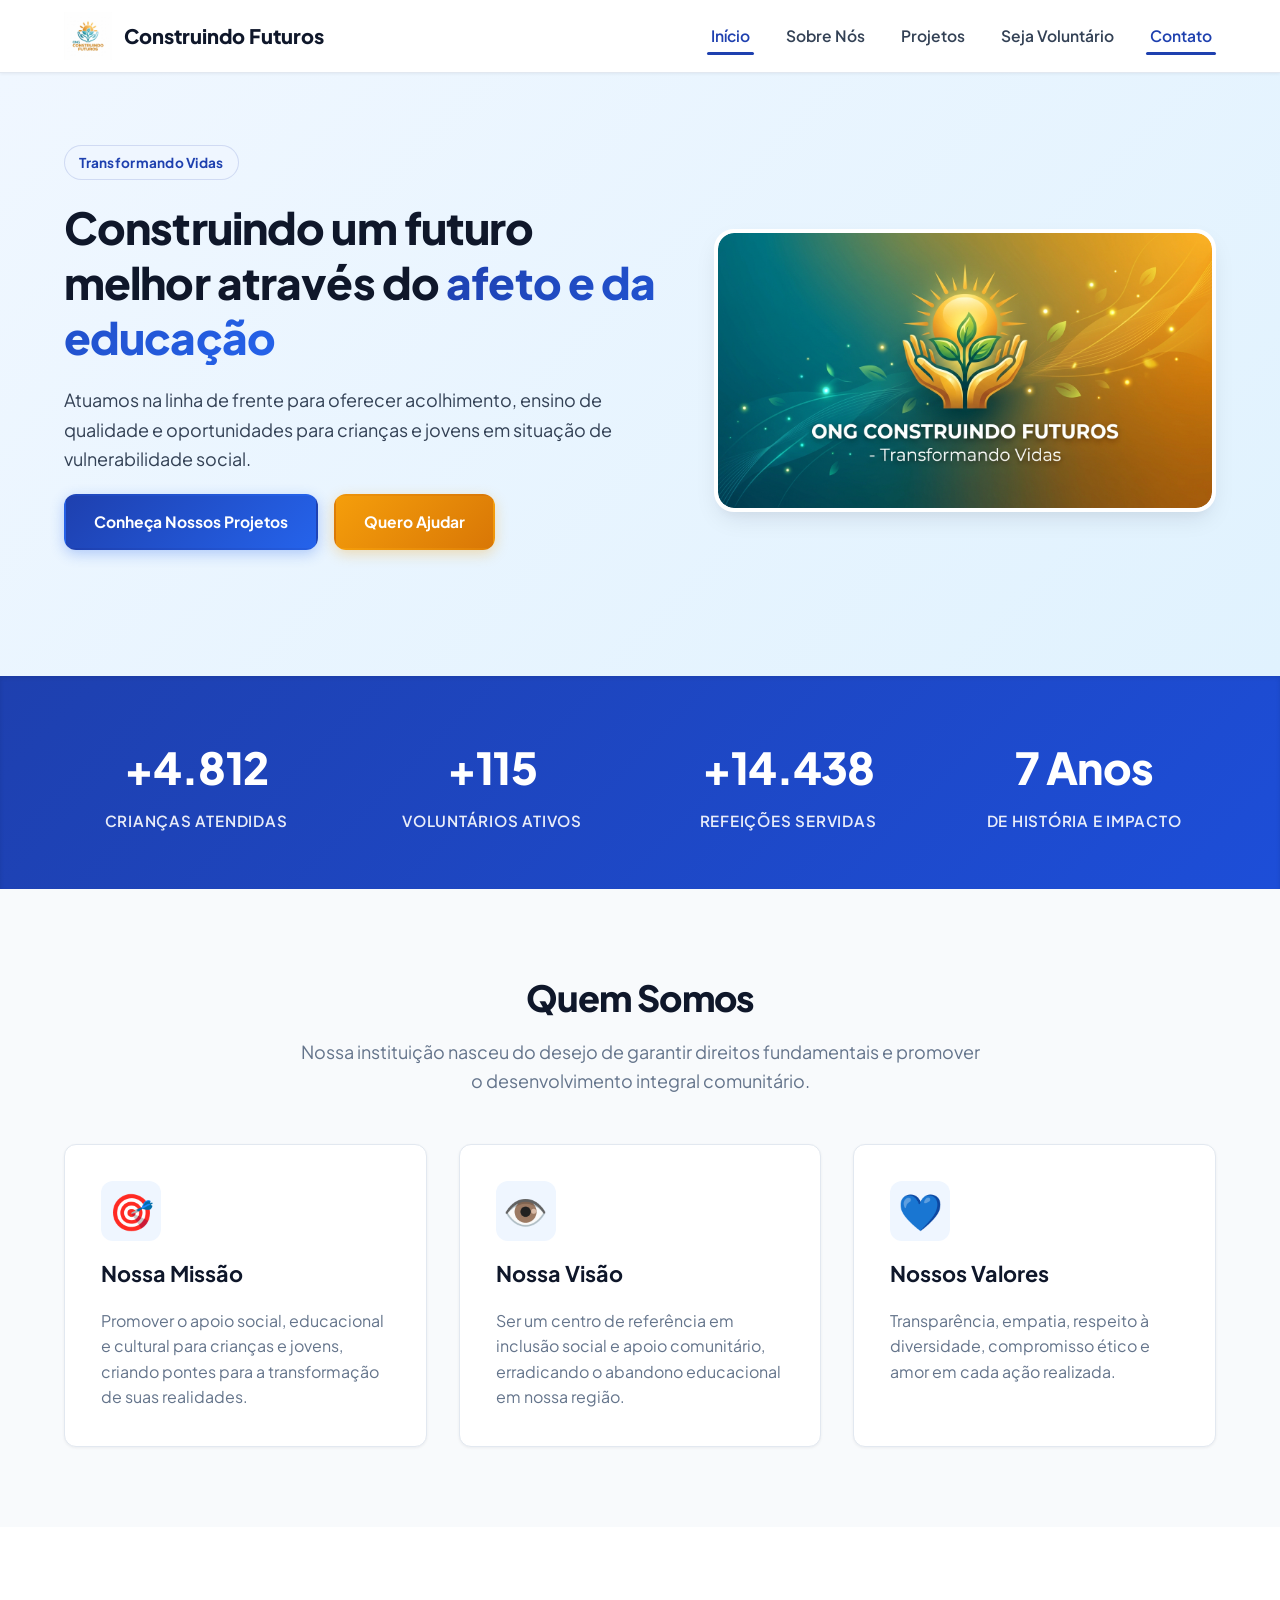
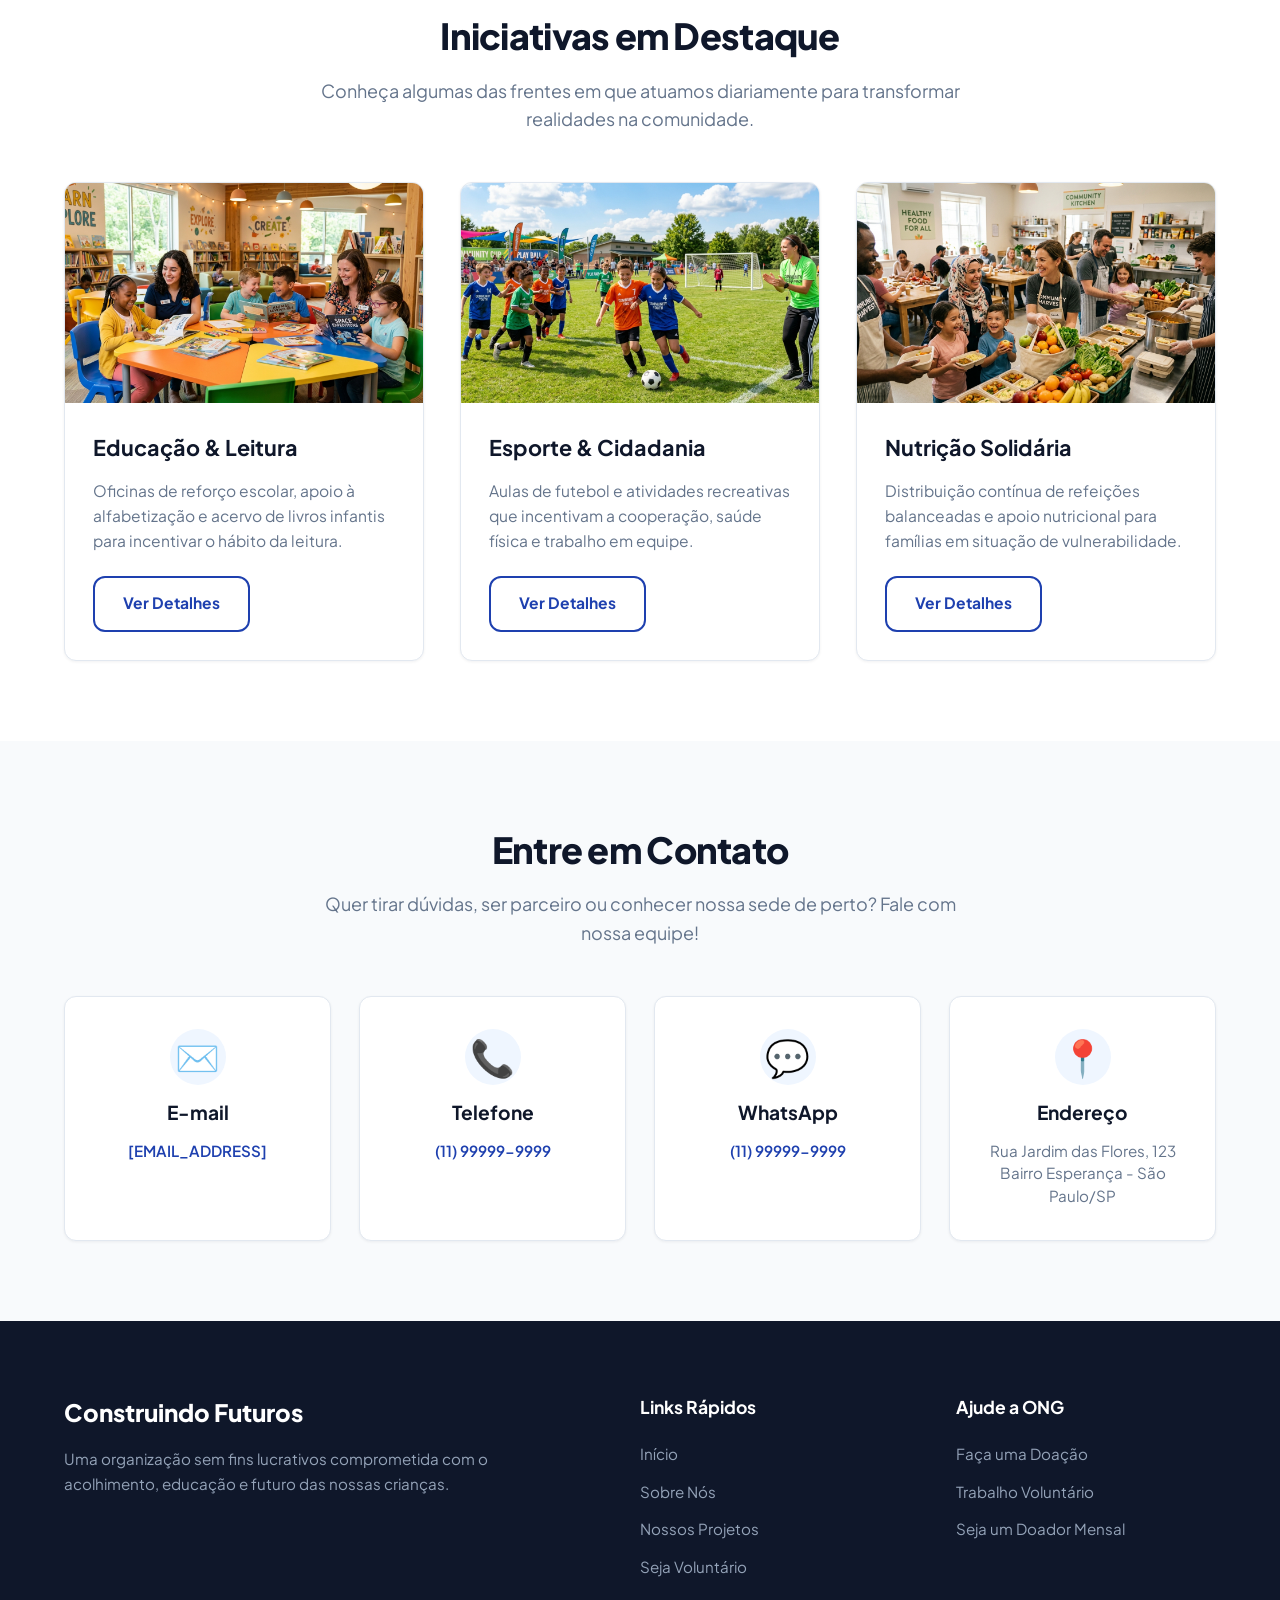
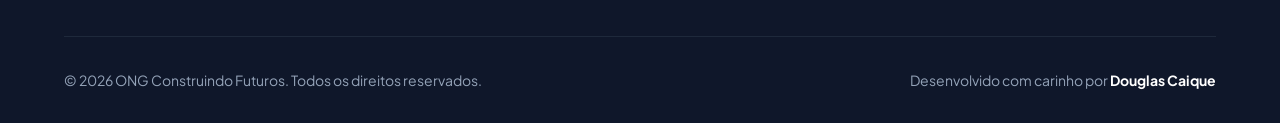
<file: index.html>
<!DOCTYPE html>
<html lang="pt-BR">

<head>
    <meta charset="UTF-8">
    <meta name="viewport" content="width=device-width, initial-scale=1.0">
    <meta name="description"
        content="ONG Construindo Futuros - Apoio, educação e desenvolvimento para crianças e adolescentes em situação de vulnerabilidade social.">
    <title>ONG Construindo Futuros - Página Inicial</title>
    <link rel="stylesheet" href="CSS/estilos.css">
</head>

<body>
    <!-- CABEÇALHO E NAVEGAÇÃO PRINCIPAL -->
    <header class="site-header">
        <div class="container header-container">
            <a href="index.html" class="brand-logo">
                <img src="img/ong_logo.png" alt="Logotipo da ONG Construindo Futuros">
                <span>Construindo Futuros</span>
            </a>
            <button class="mobile-menu-toggle" aria-label="Abrir menu de navegação" aria-expanded="false">
                <span></span>
                <span></span>
                <span></span>
            </button>
            <nav class="main-nav" aria-label="Navegação principal">
                <ul>
                    <li><a href="index.html" class="active">Início</a></li>
                    <li><a href="#sobre">Sobre Nós</a></li>
                    <li><a href="projetos.html">Projetos</a></li>
                    <li><a href="cadastro.html">Seja Voluntário</a></li>
                    <li><a href="#contato">Contato</a></li>
                </ul>
            </nav>
        </div>
    </header>

    <!-- CONTEÚDO PRINCIPAL -->
    <main>
        <!-- SEÇÃO HERO DE DESTAQUE -->
        <section class="hero-section">
            <div class="container hero-grid">
                <div class="hero-content">
                    <span class="badge">Transformando Vidas</span>
                    <h1>Construindo um futuro melhor através do <span>afeto e da educação</span></h1>
                    <p>Atuamos na linha de frente para oferecer acolhimento, ensino de qualidade e oportunidades para
                        crianças e jovens em situação de vulnerabilidade social.</p>
                    <div class="btn-group">
                        <a href="projetos.html" class="btn btn-primary">Conheça Nossos Projetos</a>
                        <a href="cadastro.html" class="btn btn-secondary">Quero Ajudar</a>
                    </div>
                    <br>
                </div>
                <div class="hero-media">
                    <img src="img/brand_banner.png" alt="Banner Institucional da ONG Construindo Futuros">
                </div>
            </div>
        </section>

        <!-- BARRA DE ESTATÍSTICAS E IMPACTO -->
        <section class="stats-section" aria-label="Estatísticas de impacto social">
            <div class="container stats-grid">
                <div class="stat-item">
                    <h3 data-count="5000" data-prefix="+">+5.000</h3>
                    <p>Crianças Atendidas</p>
                </div>
                <div class="stat-item">
                    <h3 data-count="120" data-prefix="+">+120</h3>
                    <p>Voluntários Ativos</p>
                </div>
                <div class="stat-item">
                    <h3 data-count="15000" data-prefix="+">+15.000</h3>
                    <p>Refeições Servidas</p>
                </div>
                <div class="stat-item">
                    <h3 data-count="8" data-suffix=" Anos">8 Anos</h3>
                    <p>De História e Impacto</p>
                </div>
            </div>
        </section>

        <!-- SEÇÃO SOBRE NÓS -->
        <section id="sobre" class="about-section">
            <div class="container">
                <h2 class="section-title">Quem Somos</h2>
                <p class="section-subtitle">Nossa instituição nasceu do desejo de garantir direitos fundamentais e
                    promover o desenvolvimento integral comunitário.</p>

                <div class="about-grid">
                    <article class="about-card">
                        <div class="about-card-icon">🎯</div>
                        <h3>Nossa Missão</h3>
                        <p>Promover o apoio social, educacional e cultural para crianças e jovens, criando pontes para a
                            transformação de suas realidades.</p>
                    </article>

                    <article class="about-card">
                        <div class="about-card-icon">👁️</div>
                        <h3>Nossa Visão</h3>
                        <p>Ser um centro de referência em inclusão social e apoio comunitário, erradicando o abandono
                            educacional em nossa região.</p>
                    </article>

                    <article class="about-card">
                        <div class="about-card-icon">💙</div>
                        <h3>Nossos Valores</h3>
                        <p>Transparência, empatia, respeito à diversidade, compromisso ético e amor em cada ação
                            realizada.</p>
                    </article>
                </div>
            </div>
        </section>

        <!-- SEÇÃO DE DESTAQUE DOS PROJETOS -->
        <section class="projects-section">
            <div class="container">
                <h2 class="section-title">Iniciativas em Destaque</h2>
                <p class="section-subtitle">Conheça algumas das frentes em que atuamos diariamente para transformar
                    realidades na comunidade.</p>

                <div class="projects-grid">
                    <!-- PROJETO 1 -->
                    <article class="project-card">
                        <figure class="project-figure">
                            <img src="img/projeto_educacao_.png"
                                alt="Crianças em sala de aula participando da oficina de leitura">
                        </figure>
                        <div class="project-body">
                            <h3>Educação & Leitura</h3>
                            <p>Oficinas de reforço escolar, apoio à alfabetização e acervo de livros infantis para
                                incentivar o hábito da leitura.</p>
                            <a href="projetos.html" class="btn btn-outline">Ver Detalhes</a>
                        </div>
                    </article>

                    <!-- PROJETO 2 -->
                    <article class="project-card">
                        <figure class="project-figure">
                            <img src="img/projeto_esporte_.png"
                                alt="Jovens felizes jogando futebol em campo de esportes">
                        </figure>
                        <div class="project-body">
                            <h3>Esporte & Cidadania</h3>
                            <p>Aulas de futebol e atividades recreativas que incentivam a cooperação, saúde física e
                                trabalho em equipe.</p>
                            <a href="projetos.html" class="btn btn-outline">Ver Detalhes</a>
                        </div>
                    </article>

                    <!-- PROJETO 3 -->
                    <article class="project-card">
                        <figure class="project-figure">
                            <img src="img/projeto_alimentacao.png"
                                alt="Voluntários servindo refeições saudáveis em cozinha comunitária">
                        </figure>
                        <div class="project-body">
                            <h3>Nutrição Solidária</h3>
                            <p>Distribuição contínua de refeições balanceadas e apoio nutricional para famílias em
                                situação de vulnerabilidade.</p>
                            <a href="projetos.html" class="btn btn-outline">Ver Detalhes</a>
                        </div>
                    </article>
                </div>
            </div>
        </section>

        <!-- SEÇÃO DE CONTATO -->
        <section id="contato" class="contact-section">
            <div class="container">
                <h2 class="section-title">Entre em Contato</h2>
                <p class="section-subtitle">Quer tirar dúvidas, ser parceiro ou conhecer nossa sede de perto? Fale com
                    nossa equipe!</p>

                <div class="contact-card-grid">
                    <div class="contact-card">
                        <div class="contact-icon">✉️</div>
                        <h3>E-mail</h3>
                        <p><a href="mailto:contato@ongconstruindofuturos.org">[EMAIL_ADDRESS]</a></p>
                    </div>

                    <div class="contact-card">
                        <div class="contact-icon">📞</div>
                        <h3>Telefone</h3>
                        <p><a href="tel:11999999999">(11) 99999-9999</a></p>
                    </div>

                    <div class="contact-card">
                        <div class="contact-icon">💬</div>
                        <h3>WhatsApp</h3>
                        <p><a href="https://wa.me/5511999999999" target="_blank" rel="noopener noreferrer">(11)
                                99999-9999</a></p>
                    </div>

                    <div class="contact-card">
                        <div class="contact-icon">📍</div>
                        <h3>Endereço</h3>
                        <address>
                            Rua Jardim das Flores, 123<br>
                            Bairro Esperança - São Paulo/SP
                        </address>
                    </div>
                </div>
            </div>
        </section>
    </main>

    <!-- RODAPÉ SEMÂNTICO DO SITE -->
    <footer class="site-footer">
        <div class="container">
            <div class="footer-grid">
                <div class="footer-brand">
                    <h3>Construindo Futuros</h3>
                    <p>Uma organização sem fins lucrativos comprometida com o acolhimento, educação e futuro das nossas
                        crianças.</p>
                </div>

                <div class="footer-links">
                    <h4>Links Rápidos</h4>
                    <ul>
                        <li><a href="index.html">Início</a></li>
                        <li><a href="#sobre">Sobre Nós</a></li>
                        <li><a href="projetos.html">Nossos Projetos</a></li>
                        <li><a href="cadastro.html">Seja Voluntário</a></li>
                    </ul>
                </div>

                <div class="footer-links">
                    <h4>Ajude a ONG</h4>
                    <ul>
                        <li><a href="cadastro.html">Faça uma Doação</a></li>
                        <li><a href="cadastro.html">Trabalho Voluntário</a></li>
                        <li><a href="#contato">Seja um Doador Mensal</a></li>
                    </ul>
                </div>
            </div>

            <div class="footer-bottom">
                <p>&copy; 2026 ONG Construindo Futuros. Todos os direitos reservados.</p>
                <p>Desenvolvido com carinho por <strong>Douglas Caique</strong></p>
            </div>
        </div>
    </footer>
    <script src="JS/main.js" type="module"></script>
</body>

</html>
</file>
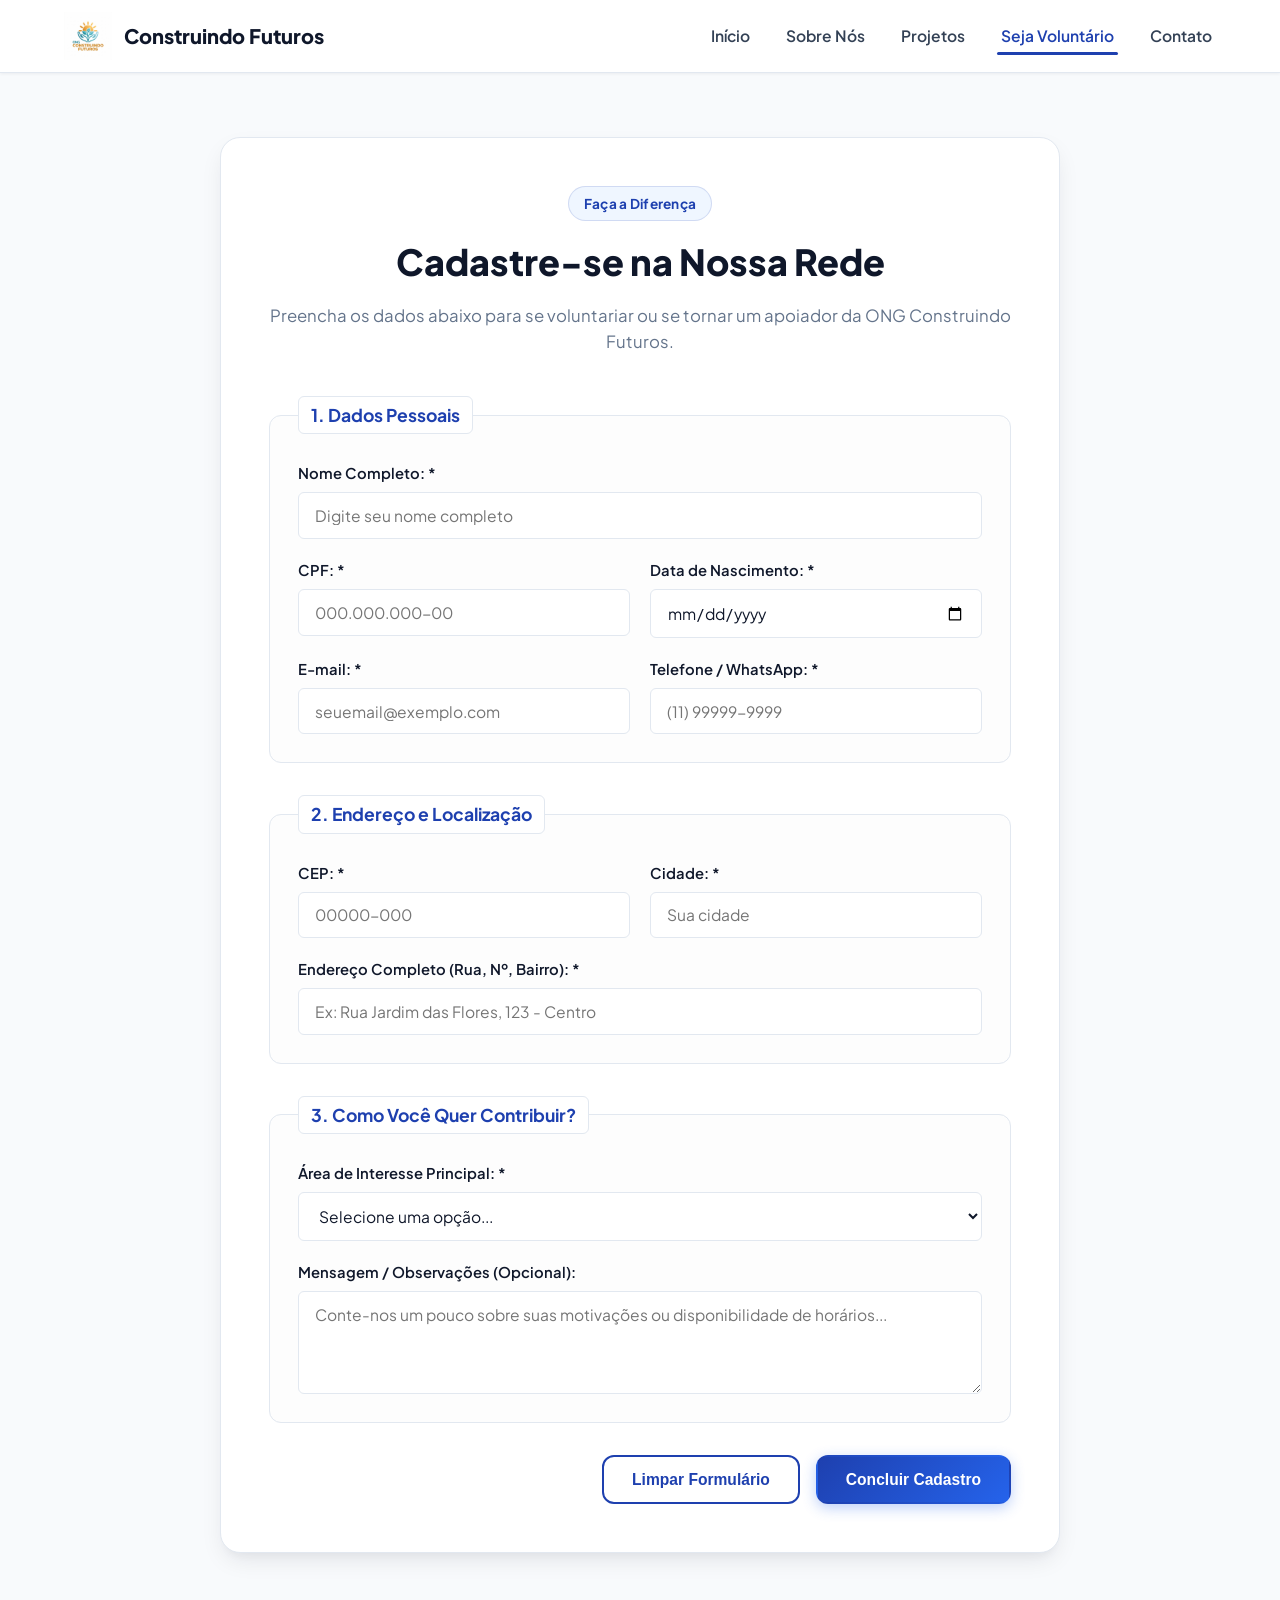
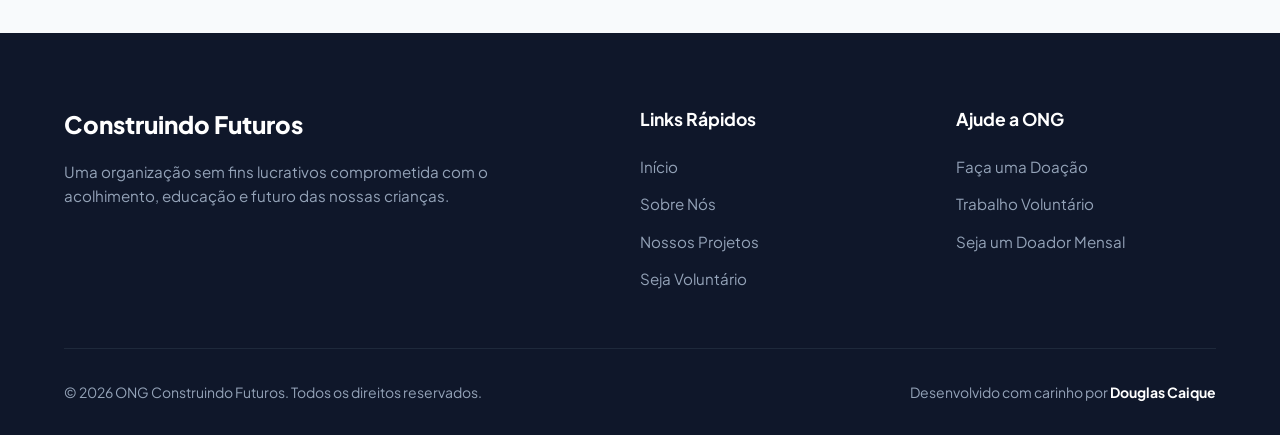
<file: cadastro.html>
<!DOCTYPE html>
<html lang="pt-BR">

<head>
    <meta charset="UTF-8">
    <meta name="viewport" content="width=device-width, initial-scale=1.0">
    <meta name="description"
        content="Junte-se à ONG Construindo Futuros. Cadastre-se como voluntário ou doador e ajude a transformar vidas na nossa comunidade.">
    <title>Cadastro de Voluntários e Apoiadores - ONG Construindo Futuros</title>
    <link rel="stylesheet" href="CSS/estilos.css">
</head>

<body>
    <!-- CABEÇALHO E NAVEGAÇÃO PRINCIPAL -->
    <header class="site-header">
        <div class="container header-container">
            <a href="index.html" class="brand-logo">
                <img src="img/ong_logo.png" alt="Logotipo da ONG Construindo Futuros">
                <span>Construindo Futuros</span>
            </a>
            <button class="mobile-menu-toggle" aria-label="Abrir menu de navegação" aria-expanded="false">
                <span></span>
                <span></span>
                <span></span>
            </button>
            <nav class="main-nav" aria-label="Navegação principal">
                <ul>
                    <li><a href="index.html">Início</a></li>
                    <li><a href="index.html#sobre">Sobre Nós</a></li>
                    <li><a href="projetos.html">Projetos</a></li>
                    <li><a href="cadastro.html" class="active">Seja Voluntário</a></li>
                    <li><a href="index.html#contato">Contato</a></li>
                </ul>
            </nav>
        </div>
    </header>

    <!-- CONTEÚDO PRINCIPAL (FORMULÁRIO DE CADASTRO SEMÂNTICO) -->
    <main>
        <section class="form-section">
            <div class="container">
                <div class="form-wrapper">

                    <div class="form-header">
                        <span class="badge">Faça a Diferença</span>
                        <h1>Cadastre-se na Nossa Rede</h1>
                        <p>Preencha os dados abaixo para se voluntariar ou se tornar um apoiador da ONG Construindo
                            Futuros.</p>
                    </div>

                    <form action="#" method="POST">
                        <!-- FIELDSET 1: DADOS PESSOAIS -->
                        <fieldset>
                            <legend>1. Dados Pessoais</legend>

                            <div class="form-grid">
                                <div class="form-group full-width">
                                    <label for="nome">Nome Completo: *</label>
                                    <input type="text" id="nome" name="nome" placeholder="Digite seu nome completo"
                                        required autocomplete="name">
                                </div>

                                <div class="form-group">
                                    <label for="cpf">CPF: *</label>
                                    <input type="text" id="cpf" name="cpf" required pattern="\d{3}\.\d{3}\.\d{3}-\d{2}"
                                        placeholder="000.000.000-00"
                                        title="Digite um CPF válido no formato 000.000.000-00">
                                </div>

                                <div class="form-group">
                                    <label for="data_nasc">Data de Nascimento: *</label>
                                    <input type="date" id="data_nasc" name="data_nasc" required>
                                </div>

                                <div class="form-group">
                                    <label for="email">E-mail: *</label>
                                    <input type="email" id="email" name="email" placeholder="seuemail@exemplo.com"
                                        required autocomplete="email">
                                </div>

                                <div class="form-group">
                                    <label for="telefone">Telefone / WhatsApp: *</label>
                                    <input type="tel" id="telefone" name="telefone" required
                                        pattern="\(\d{2}\)\s?\d{4,5}-\d{4}" placeholder="(11) 99999-9999"
                                        title="Digite seu telefone no formato (11) 99999-9999" autocomplete="tel">
                                </div>
                            </div>
                        </fieldset>

                        <!-- FIELDSET 2: ENDEREÇO -->
                        <fieldset>
                            <legend>2. Endereço e Localização</legend>

                            <div class="form-grid">
                                <div class="form-group">
                                    <label for="cep">CEP: *</label>
                                    <input type="text" id="cep" name="cep" required pattern="\d{5}-\d{3}"
                                        placeholder="00000-000" title="Digite um CEP válido no formato 00000-000"
                                        autocomplete="postal-code">
                                </div>

                                <div class="form-group">
                                    <label for="cidade">Cidade: *</label>
                                    <input type="text" id="cidade" name="cidade" required placeholder="Sua cidade"
                                        autocomplete="address-level2">
                                </div>

                                <div class="form-group full-width">
                                    <label for="endereco">Endereço Completo (Rua, Nº, Bairro): *</label>
                                    <input type="text" id="endereco" name="endereco" required
                                        placeholder="Ex: Rua Jardim das Flores, 123 - Centro">
                                </div>
                            </div>
                        </fieldset>

                        <!-- FIELDSET 3: INTERESSE E ATUAÇÃO -->
                        <fieldset>
                            <legend>3. Como Você Quer Contribuir?</legend>

                            <div class="form-grid">
                                <div class="form-group full-width">
                                    <label for="tipo_interesse">Área de Interesse Principal: *</label>
                                    <select id="tipo_interesse" name="tipo_interesse" required>
                                        <option value="" disabled selected>Selecione uma opção...</option>
                                        <option value="reforco_escolar">Voluntariado - Reforço Escolar e Leitura
                                        </option>
                                        <option value="esportes">Voluntariado - Treino Esportivo e Recreação</option>
                                        <option value="cozinha">Voluntariado - Apoio na Cozinha Solidária</option>
                                        <option value="doador_financeiro">Doador Financeiro Mensal</option>
                                        <option value="doador_alimentos">Doador de Alimentos e Materiais</option>
                                        <option value="outro">Outra Forma de Contribuição</option>
                                    </select>
                                </div>

                                <div class="form-group full-width">
                                    <label for="mensagem">Mensagem / Observações (Opcional):</label>
                                    <textarea id="mensagem" name="mensagem" rows="4"
                                        placeholder="Conte-nos um pouco sobre suas motivações ou disponibilidade de horários..."></textarea>
                                </div>
                            </div>
                        </fieldset>

                        <!-- AÇÕES DO FORMULÁRIO -->
                        <div class="form-actions">
                            <button type="reset" class="btn btn-outline">Limpar Formulário</button>
                            <button type="submit" class="btn btn-primary">Concluir Cadastro</button>
                        </div>
                    </form>

                </div>
            </div>
        </section>
    </main>

    <!-- RODAPÉ SEMÂNTICO -->
    <footer class="site-footer">
        <div class="container">
            <div class="footer-grid">
                <div class="footer-brand">
                    <h2>Construindo Futuros</h2>
                    <p>Uma organização sem fins lucrativos comprometida com o acolhimento, educação e futuro das nossas
                        crianças.</p>
                </div>

                <div class="footer-links">
                    <h4>Links Rápidos</h4>
                    <ul>
                        <li><a href="index.html">Início</a></li>
                        <li><a href="index.html#sobre">Sobre Nós</a></li>
                        <li><a href="projetos.html">Nossos Projetos</a></li>
                        <li><a href="cadastro.html">Seja Voluntário</a></li>
                    </ul>
                </div>

                <div class="footer-links">
                    <h4>Ajude a ONG</h4>
                    <ul>
                        <li><a href="cadastro.html">Faça uma Doação</a></li>
                        <li><a href="cadastro.html">Trabalho Voluntário</a></li>
                        <li><a href="index.html#contato">Seja um Doador Mensal</a></li>
                    </ul>
                </div>
            </div>

            <div class="footer-bottom">
                <p>&copy; 2026 ONG Construindo Futuros. Todos os direitos reservados.</p>
                <p>Desenvolvido com carinho por <strong>Douglas Caique</strong></p>
            </div>
        </div>
    </footer>
    <script src="JS/main.js" type="module"></script>
</body>

</html>
</file>
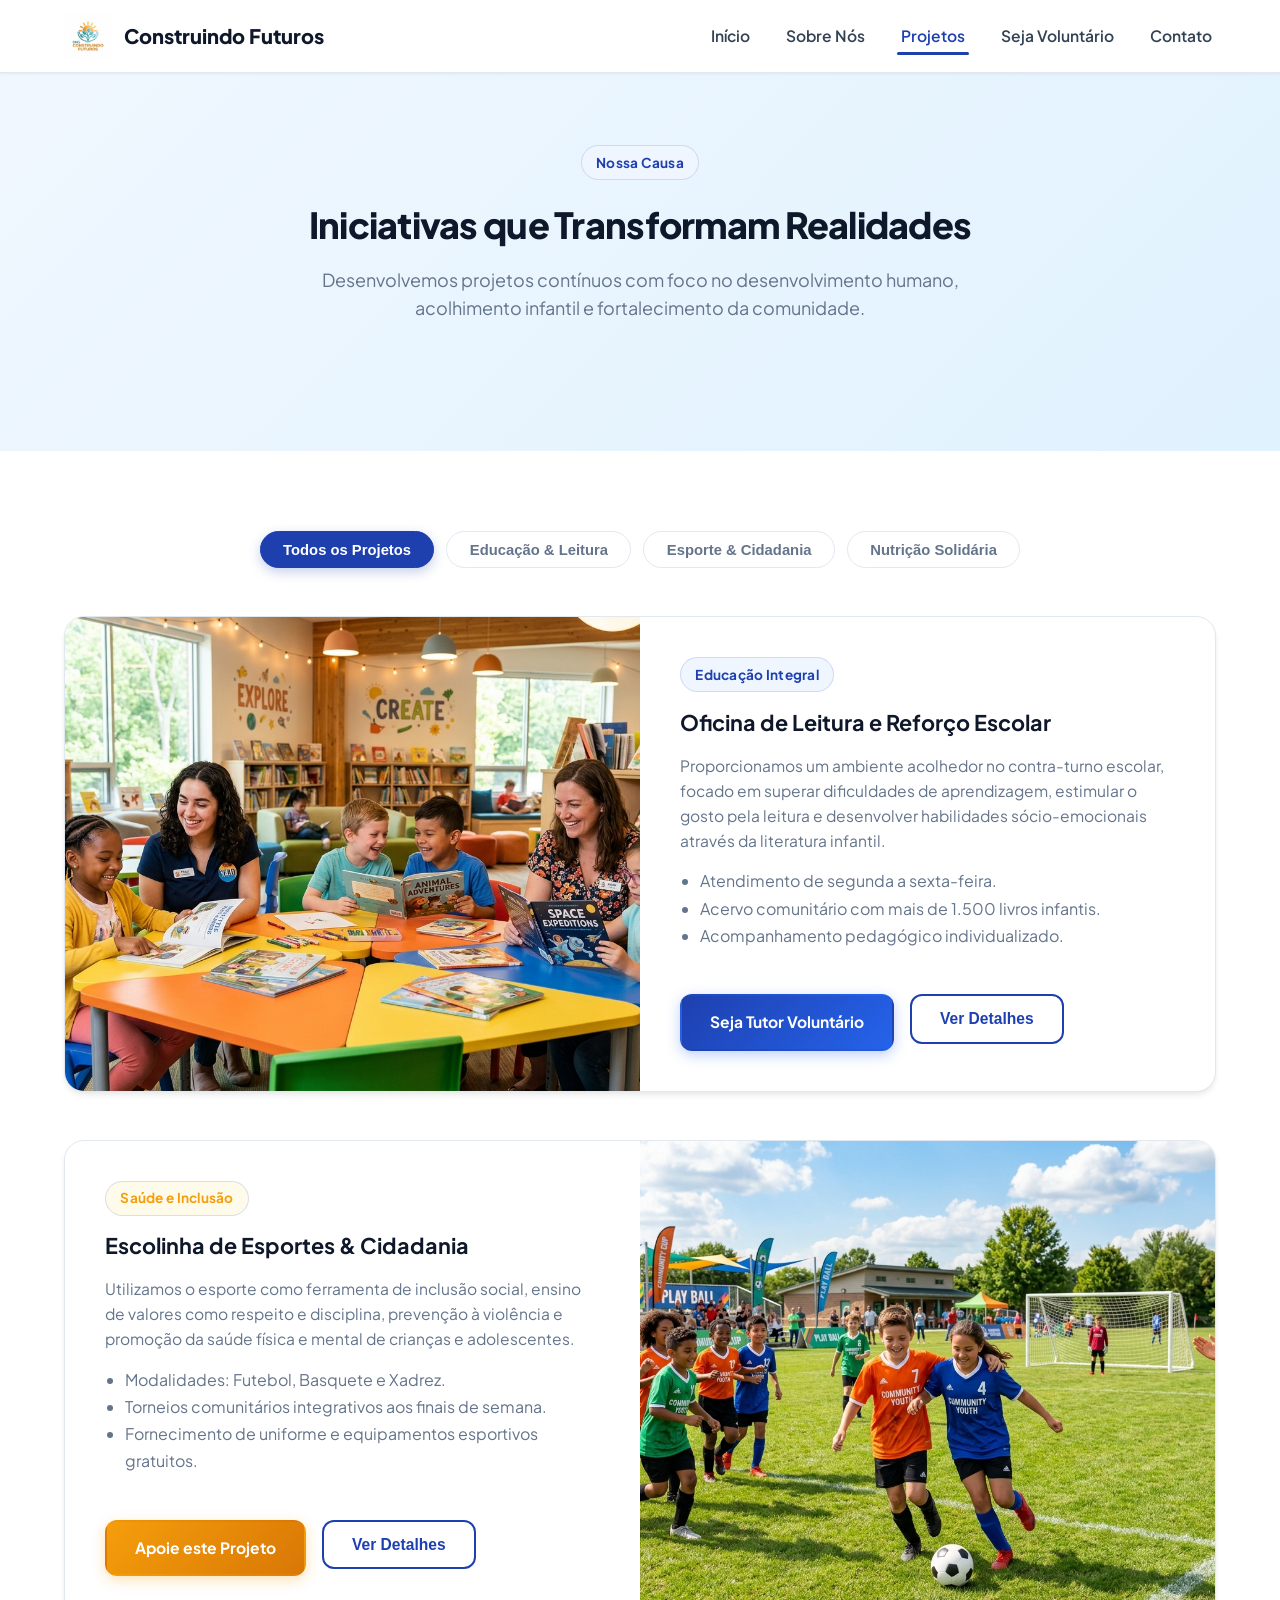
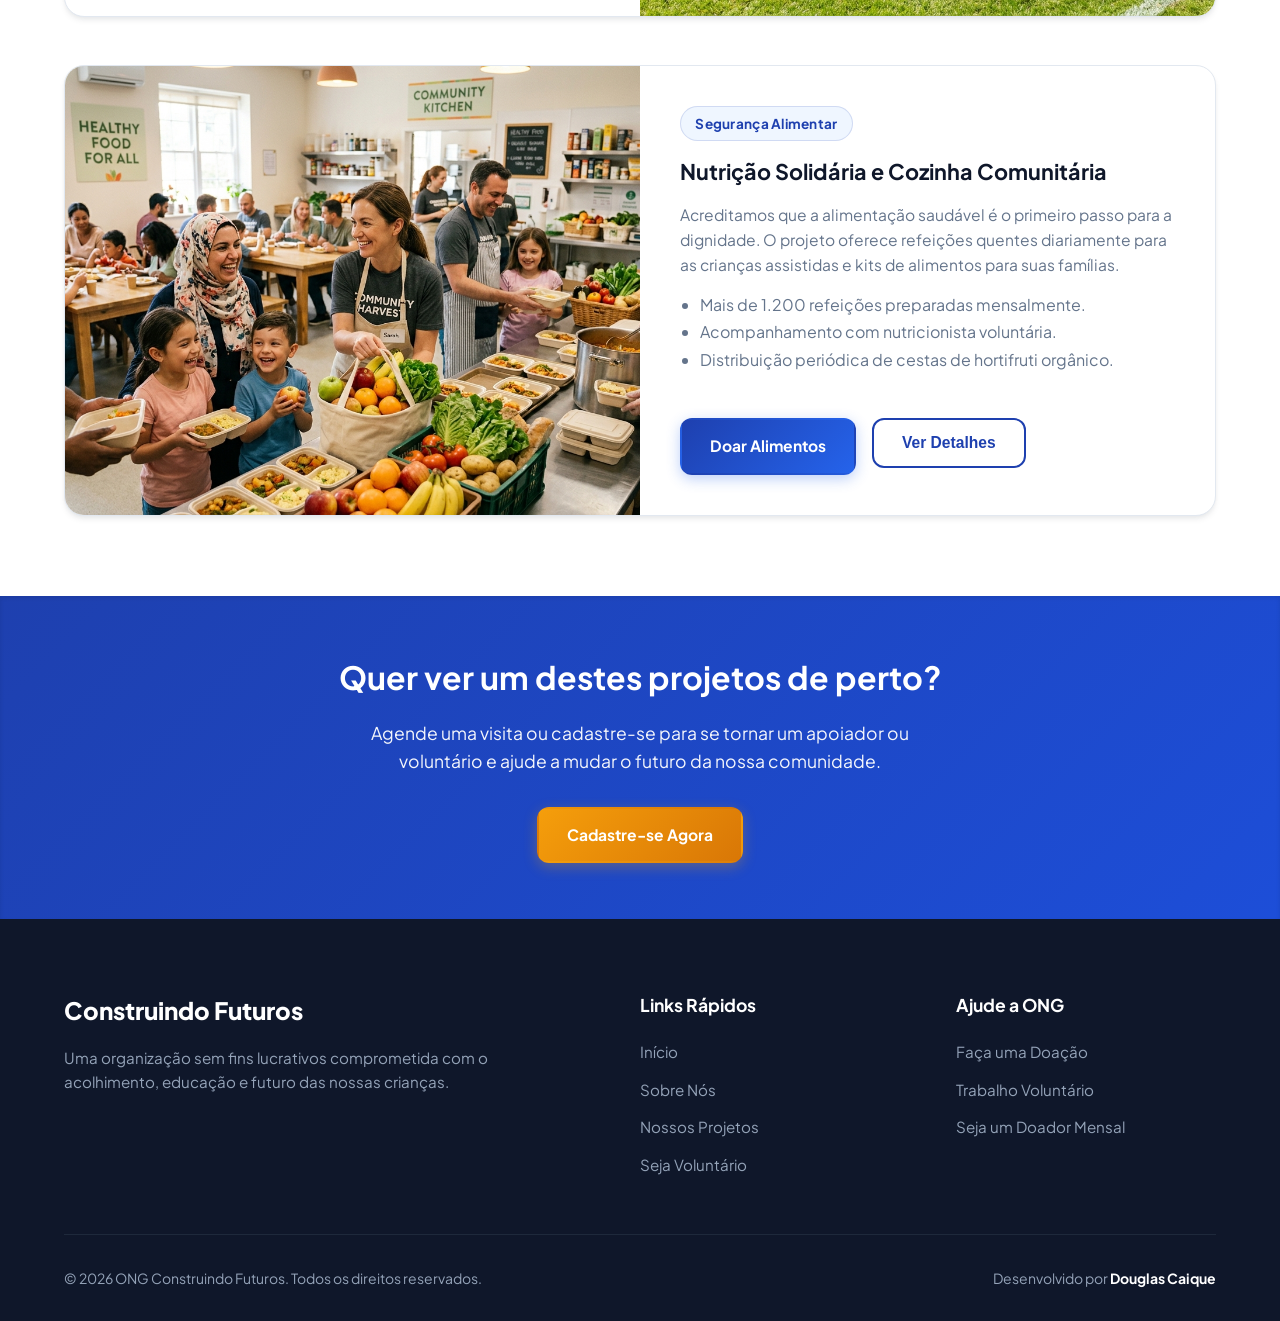
<file: projetos.html>
<!DOCTYPE html>
<html lang="pt-BR">

<head>
    <meta charset="UTF-8">
    <meta name="viewport" content="width=device-width, initial-scale=1.0">
    <meta name="description"
        content="Conheça os projetos sociais mantidos pela ONG Construindo Futuros nas áreas de educação, esporte e nutrição.">
    <title>Nossos Projetos - ONG Construindo Futuros</title>
    <link rel="stylesheet" href="CSS/estilos.css">
</head>

<body>
    <!-- CABEÇALHO E NAVEGAÇÃO PRINCIPAL -->
    <header class="site-header">
        <div class="container header-container">
            <a href="index.html" class="brand-logo">
                <img src="img/ong_logo.png" alt="Logotipo da ONG Construindo Futuros">
                <span>Construindo Futuros</span>
            </a>
            <button class="mobile-menu-toggle" aria-label="Abrir menu de navegação" aria-expanded="false">
                <span></span>
                <span></span>
                <span></span>
            </button>
            <nav class="main-nav" aria-label="Navegação principal">
                <ul>
                    <li><a href="index.html">Início</a></li>
                    <li><a href="index.html#sobre">Sobre Nós</a></li>
                    <li><a href="projetos.html" class="active">Projetos</a></li>
                    <li><a href="cadastro.html">Seja Voluntário</a></li>
                    <li><a href="index.html#contato">Contato</a></li>
                </ul>
            </nav>
        </div>
    </header>

    <!-- CONTEÚDO PRINCIPAL DE PROJETOS -->
    <main>
        <!-- HERO REDUZIDO DE PROJETOS -->
        <section class="hero-section">
            <div class="container" style="text-align: center;">
                <span class="badge" style="margin: 0 auto 1rem auto;">Nossa Causa</span>
                <h1 class="section-title">Iniciativas que Transformam Realidades</h1>
                <p class="section-subtitle">Desenvolvemos projetos contínuos com foco no desenvolvimento humano,
                    acolhimento infantil e fortalecimento da comunidade.</p>
            </div>
        </section>

        <!-- LISTA DETALHADA DE PROJETOS -->
        <section class="projects-section">
            <div class="container">
                <!-- BARRA DE FILTROS POR CATEGORIA -->
                <div class="project-filter-bar">
                    <button class="filter-btn active" data-filter="all">Todos os Projetos</button>
                    <button class="filter-btn" data-filter="educacao">Educação & Leitura</button>
                    <button class="filter-btn" data-filter="esporte">Esporte & Cidadania</button>
                    <button class="filter-btn" data-filter="nutricao">Nutrição Solidária</button>
                </div>

                <div class="projects-list" style="display: flex; flex-direction: column; gap: 3rem;">

                    <!-- PROJETO 1: EDUCAÇÃO -->
                    <article class="project-card-horizontal" data-category="educacao">
                        <figure class="project-figure">
                            <img src="img/projeto_educacao_.png"
                                alt="Crianças estudando com voluntários em oficina de alfabetização">
                            <figcaption class="sr-only">Oficina de Leitura e Alfabetização</figcaption>
                        </figure>
                        <div class="project-body">
                            <span class="badge">Educação Integral</span>
                            <h3>Oficina de Leitura e Reforço Escolar</h3>
                            <p>Proporcionamos um ambiente acolhedor no contra-turno escolar, focado em superar
                                dificuldades de aprendizagem, estimular o gosto pela leitura e desenvolver habilidades
                                sócio-emocionais através da literatura infantil.</p>
                            <ul class="project-list">
                                <li>Atendimento de segunda a sexta-feira.</li>
                                <li>Acervo comunitário com mais de 1.500 livros infantis.</li>
                                <li>Acompanhamento pedagógico individualizado.</li>
                            </ul>
                            <div class="btn-group">
                                <a href="cadastro.html" class="btn btn-primary">Seja Tutor Voluntário</a>
                                <button class="btn btn-outline" data-open-modal="educacao">Ver Detalhes</button>
                            </div>
                        </div>
                    </article>

                    <!-- PROJETO 2: ESPORTE -->
                    <article class="project-card-horizontal" data-category="esporte">
                        <div class="project-body" style="order: 1;">
                            <span class="badge"
                                style="background-color: var(--secondary-light); color: var(--secondary);">Saúde e
                                Inclusão</span>
                            <h3>Escolinha de Esportes & Cidadania</h3>
                            <p>Utilizamos o esporte como ferramenta de inclusão social, ensino de valores como respeito
                                e disciplina, prevenção à violência e promoção da saúde física e mental de crianças e
                                adolescentes.</p>
                            <ul class="project-list">
                                <li>Modalidades: Futebol, Basquete e Xadrez.</li>
                                <li>Torneios comunitários integrativos aos finais de semana.</li>
                                <li>Fornecimento de uniforme e equipamentos esportivos gratuitos.</li>
                            </ul>
                            <div class="btn-group">
                                <a href="cadastro.html" class="btn btn-secondary">Apoie este Projeto</a>
                                <button class="btn btn-outline" data-open-modal="esporte">Ver Detalhes</button>
                            </div>
                        </div>
                        <figure class="project-figure" style="order: 2;">
                            <img src="img/projeto_esporte_.png"
                                alt="Jovens participando de aula de futebol comunitária">
                            <figcaption class="sr-only">Projeto Esporte & Cidadania</figcaption>
                        </figure>
                    </article>

                    <!-- PROJETO 3: NUTRIÇÃO -->
                    <article class="project-card-horizontal" data-category="nutricao">
                        <figure class="project-figure">
                            <img src="img/projeto_alimentacao.png"
                                alt="Voluntários servindo refeições saudáveis em cozinha comunitária">
                            <figcaption class="sr-only">Cozinha Comunitária e Nutrição Solidária</figcaption>
                        </figure>
                        <div class="project-body">
                            <span class="badge">Segurança Alimentar</span>
                            <h3>Nutrição Solidária e Cozinha Comunitária</h3>
                            <p>Acreditamos que a alimentação saudável é o primeiro passo para a dignidade. O projeto
                                oferece refeições quentes diariamente para as crianças assistidas e kits de alimentos
                                para suas famílias.</p>
                            <ul class="project-list">
                                <li>Mais de 1.200 refeições preparadas mensalmente.</li>
                                <li>Acompanhamento com nutricionista voluntária.</li>
                                <li>Distribuição periódica de cestas de hortifruti orgânico.</li>
                            </ul>
                            <div class="btn-group">
                                <a href="cadastro.html" class="btn btn-primary">Doar Alimentos</a>
                                <button class="btn btn-outline" data-open-modal="nutricao">Ver Detalhes</button>
                            </div>
                        </div>
                    </article>

                </div>
            </div>
        </section>

        <!-- BANNER DE CHAMADA PARA AÇÃO -->
        <section class="stats-section">
            <div class="container" style="text-align: center;">
                <h2 style="font-size: 2rem; margin-bottom: 1rem; color: #fff;">Quer ver um destes projetos de perto?
                </h2>
                <p style="max-width: 600px; margin: 0 auto 2rem auto; font-size: 1.1rem; opacity: 0.95;">Agende uma
                    visita ou cadastre-se para se tornar um apoiador ou voluntário e ajude a mudar o futuro da nossa
                    comunidade.</p>
                <a href="cadastro.html" class="btn btn-secondary">Cadastre-se Agora</a>
            </div>
        </section>
    </main>

    <!-- RODAPÉ SEMÂNTICO -->
    <footer class="site-footer">
        <div class="container">
            <div class="footer-grid">
                <div class="footer-brand">
                    <h3>Construindo Futuros</h3>
                    <p>Uma organização sem fins lucrativos comprometida com o acolhimento, educação e futuro das nossas
                        crianças.</p>
                </div>

                <div class="footer-links">
                    <h4>Links Rápidos</h4>
                    <ul>
                        <li><a href="index.html">Início</a></li>
                        <li><a href="index.html#sobre">Sobre Nós</a></li>
                        <li><a href="projetos.html">Nossos Projetos</a></li>
                        <li><a href="cadastro.html">Seja Voluntário</a></li>
                    </ul>
                </div>

                <div class="footer-links">
                    <h4>Ajude a ONG</h4>
                    <ul>
                        <li><a href="cadastro.html">Faça uma Doação</a></li>
                        <li><a href="cadastro.html">Trabalho Voluntário</a></li>
                        <li><a href="index.html#contato">Seja um Doador Mensal</a></li>
                    </ul>
                </div>
            </div>

            <div class="footer-bottom">
                <p>&copy; 2026 ONG Construindo Futuros. Todos os direitos reservados.</p>
                <p>Desenvolvido por <strong>Douglas Caique</strong></p>
            </div>
        </div>
    </footer>
    <script src="JS/main.js" type="module"></script>
</body>

</html>
</file>
<file: CSS/estilos.css>
@import url('https://fonts.googleapis.com/css2?family=Plus+Jakarta+Sans:wght@400;500;600;700;800&display=swap');

:root {
    /* Paleta de Cores Primária e Secundária */
    --primary: #1e40af;
    --primary-hover: #1d4ed8;
    --primary-light: #eff6ff;

    --secondary: #f59e0b;
    --secondary-hover: #d97706;
    --secondary-light: #fffbeb;

    --accent: #10b981;
    --accent-light: #ecfdf5;

    /* Neutros & Superfícies */
    --dark: #0f172a;
    --text: #334155;
    --text-muted: #64748b;
    --bg: #f8fafc;
    --white: #ffffff;
    --card-bg: #ffffff;
    --border: #e2e8f0;

    /* Elevações e Sombras */
    --shadow-sm: 0 1px 3px rgba(15, 23, 42, 0.06);
    --shadow-md: 0 4px 6px -1px rgba(15, 23, 42, 0.08), 0 2px 4px -1px rgba(15, 23, 42, 0.04);
    --shadow-lg: 0 10px 25px -5px rgba(15, 23, 42, 0.1), 0 8px 10px -6px rgba(15, 23, 42, 0.04);

    /* Arredondamento de Bordas */
    --radius-sm: 6px;
    --radius-md: 12px;
    --radius-lg: 20px;
    --radius-full: 9999px;

    /* Transição Suave */
    --transition: all 0.3s cubic-bezier(0.4, 0, 0.2, 1);

    /* Tipografia */
    --font-main: 'Plus Jakarta Sans', -apple-system, BlinkMacSystemFont, 'Segoe UI', Roboto, sans-serif;
}

/* --------------------------------------------------------------------------
   2. RESET DE CSS & ESTILOS BASE
   -------------------------------------------------------------------------- */
*,
*::before,
*::after {
    box-sizing: border-box;
    margin: 0;
    padding: 0;
}

html {
    scroll-behavior: smooth;
    font-size: 16px;
}

body {
    font-family: var(--font-main);
    background-color: var(--bg);
    color: var(--text);
    line-height: 1.6;
    -webkit-font-smoothing: antialiased;
    -moz-osx-font-smoothing: grayscale;
    min-height: 100vh;
    display: flex;
    flex-direction: column;
}

main {
    flex-grow: 1;
}

img {
    max-width: 100%;
    height: auto;
    display: block;
}

a {
    color: inherit;
    text-decoration: none;
}

.sr-only {
    position: absolute;
    width: 1px;
    height: 1px;
    padding: 0;
    margin: -1px;
    overflow: hidden;
    clip: rect(0, 0, 0, 0);
    white-space: nowrap;
    border-width: 0;
}

/* --------------------------------------------------------------------------
   3. LAYOUT CONTAINER & ESTRUTURAS
   -------------------------------------------------------------------------- */
.container {
    width: 100%;
    max-width: 1200px;
    margin: 0 auto;
    padding: 0 1.5rem;
}

/* --------------------------------------------------------------------------
   4. CABEÇALHO & NAVEGAÇÃO PRINCIPAL (FLEXBOX)
   -------------------------------------------------------------------------- */
.site-header {
    position: sticky;
    top: 0;
    z-index: 1000;
    background-color: rgba(255, 255, 255, 0.95);
    backdrop-filter: blur(12px);
    -webkit-backdrop-filter: blur(12px);
    border-bottom: 1px solid var(--border);
    box-shadow: var(--shadow-sm);
}

.header-container {
    display: flex;
    align-items: center;
    justify-content: space-between;
    padding-top: 0.75rem;
    padding-bottom: 0.75rem;
}

.brand-logo {
    display: flex;
    align-items: center;
    gap: 0.75rem;
    font-weight: 800;
    font-size: 1.25rem;
    color: var(--dark);
    transition: var(--transition);
}

.brand-logo img {
    height: 48px;
    width: auto;
    object-fit: contain;
    transition: transform 0.3s ease;
}

.brand-logo:hover img {
    transform: scale(1.05);
}

.main-nav ul {
    display: flex;
    align-items: center;
    gap: 1.75rem;
    list-style: none;
}

.main-nav a {
    font-weight: 600;
    font-size: 0.975rem;
    color: var(--text);
    padding: 0.5rem 0.25rem;
    position: relative;
    transition: var(--transition);
}

.main-nav a:hover,
.main-nav a.active {
    color: var(--primary);
}

.main-nav a.active::after,
.main-nav a:hover::after {
    content: '';
    position: absolute;
    bottom: -2px;
    left: 0;
    width: 100%;
    height: 3px;
    background: var(--primary);
    border-radius: 3px;
}

/* --------------------------------------------------------------------------
   5. BOTÕES & ELEMENTOS DE INTERAÇÃO
   -------------------------------------------------------------------------- */
.badge {
    display: inline-flex;
    align-items: center;
    padding: 0.35rem 0.9rem;
    background-color: var(--primary-light);
    color: var(--primary);
    font-size: 0.85rem;
    font-weight: 700;
    border-radius: var(--radius-full);
    border: 1px solid rgba(30, 64, 175, 0.15);
    letter-spacing: 0.02em;
    width: fit-content;
}

.btn-group {
    display: flex;
    flex-wrap: wrap;
    gap: 1rem;
    align-items: center;
}

.btn {
    display: inline-flex;
    align-items: center;
    justify-content: center;
    padding: 0.85rem 1.75rem;
    font-size: 0.975rem;
    font-weight: 700;
    border-radius: var(--radius-md);
    transition: var(--transition);
    border: 2px solid transparent;
    cursor: pointer;
    text-align: center;
}

.btn-primary {
    background: linear-gradient(135deg, var(--primary) 0%, #2563eb 100%);
    color: var(--white);
    box-shadow: 0 4px 14px rgba(37, 99, 235, 0.3);
}

.btn-primary:hover {
    transform: translateY(-2px);
    box-shadow: 0 6px 20px rgba(37, 99, 235, 0.42);
    background: linear-gradient(135deg, #1d4ed8 0%, #1e40af 100%);
}

.btn-secondary {
    background: linear-gradient(135deg, var(--secondary) 0%, #d97706 100%);
    color: var(--white);
    box-shadow: 0 4px 14px rgba(245, 158, 11, 0.3);
}

.btn-secondary:hover {
    transform: translateY(-2px);
    box-shadow: 0 6px 20px rgba(245, 158, 11, 0.42);
}

.btn-outline {
    background-color: transparent;
    border-color: var(--primary);
    color: var(--primary);
}

.btn-outline:hover {
    background-color: var(--primary-light);
    transform: translateY(-2px);
}

/* --------------------------------------------------------------------------
   6. SEÇÃO HERO (GRID & FLEXBOX)
   -------------------------------------------------------------------------- */
.hero-section {
    background: linear-gradient(135deg, #f0f7ff 0%, #e0f2fe 100%);
    padding: 4.5rem 0 5rem 0;
    position: relative;
    overflow: hidden;
}

.hero-grid {
    display: grid;
    grid-template-columns: 1.2fr 1fr;
    gap: 3rem;
    align-items: center;
}

.hero-content {
    display: flex;
    flex-direction: column;
    align-items: flex-start;
    gap: 1.25rem;
}

.hero-content h1 {
    font-size: 2.75rem;
    font-weight: 800;
    line-height: 1.25;
    color: var(--dark);
    letter-spacing: -0.02em;
}

.hero-content h1 span {
    background: linear-gradient(135deg, var(--primary) 0%, #2563eb 100%);
    -webkit-background-clip: text;
    -webkit-text-fill-color: transparent;
}

.hero-content p {
    font-size: 1.125rem;
    color: var(--text);
    line-height: 1.65;
    max-width: 580px;
}

.hero-media {
    display: flex;
    justify-content: center;
    align-items: center;
    border-radius: var(--radius-lg);
    overflow: hidden;
    box-shadow: var(--shadow-lg);
    border: 4px solid var(--white);
    background-color: var(--white);
}

.hero-media img {
    width: 100%;
    height: 100%;
    max-height: 380px;
    object-fit: cover;
    border-radius: calc(var(--radius-lg) - 4px);
    transition: transform 0.5s ease;
}

.hero-media:hover img {
    transform: scale(1.03);
}

/* --------------------------------------------------------------------------
   7. BARRA DE ESTATÍSTICAS (CSS GRID)
   -------------------------------------------------------------------------- */
.stats-section {
    background: linear-gradient(135deg, var(--primary) 0%, #1d4ed8 100%);
    color: var(--white);
    padding: 3.5rem 0;
    box-shadow: inset 0 2px 4px rgba(0, 0, 0, 0.1);
}

.stats-grid {
    display: grid;
    grid-template-columns: repeat(auto-fit, minmax(200px, 1fr));
    gap: 2rem;
    text-align: center;
}

.stat-item {
    display: flex;
    flex-direction: column;
    align-items: center;
    gap: 0.4rem;
}

.stat-item h3 {
    font-size: 2.75rem;
    font-weight: 800;
    color: var(--white);
    letter-spacing: -0.02em;
}

.stat-item p {
    font-size: 0.95rem;
    color: rgba(255, 255, 255, 0.9);
    font-weight: 600;
    text-transform: uppercase;
    letter-spacing: 0.05em;
}

/* --------------------------------------------------------------------------
   8. TÍTULOS DE SEÇÃO
   -------------------------------------------------------------------------- */
.section-title {
    font-size: 2.25rem;
    font-weight: 800;
    color: var(--dark);
    text-align: center;
    margin-bottom: 0.75rem;
    letter-spacing: -0.02em;
}

.section-subtitle {
    font-size: 1.125rem;
    color: var(--text-muted);
    text-align: center;
    max-width: 680px;
    margin: 0 auto 3rem auto;
    line-height: 1.6;
}

/* --------------------------------------------------------------------------
   9. SEÇÃO SOBRE NÓS (CSS GRID & FLEXBOX)
   -------------------------------------------------------------------------- */
.about-section {
    padding: 5rem 0;
    background-color: var(--bg);
}

.about-grid {
    display: grid;
    grid-template-columns: repeat(auto-fit, minmax(280px, 1fr));
    gap: 2rem;
}

.about-card {
    background-color: var(--card-bg);
    padding: 2.25rem;
    border-radius: var(--radius-md);
    border: 1px solid var(--border);
    box-shadow: var(--shadow-sm);
    display: flex;
    flex-direction: column;
    gap: 1rem;
    transition: var(--transition);
}

.about-card:hover {
    transform: translateY(-6px);
    box-shadow: var(--shadow-lg);
    border-color: rgba(30, 64, 175, 0.25);
}

.about-card-icon {
    font-size: 2.25rem;
    width: 60px;
    height: 60px;
    display: flex;
    align-items: center;
    justify-content: center;
    background-color: var(--primary-light);
    border-radius: var(--radius-md);
}

.about-card h3 {
    font-size: 1.35rem;
    font-weight: 700;
    color: var(--dark);
}

.about-card p {
    font-size: 1rem;
    color: var(--text-muted);
    line-height: 1.6;
}

/* --------------------------------------------------------------------------
   10. SEÇÃO DE PROJETOS (GRID DE CARDS NA HOME & PÁGINA DEDICADA)
   -------------------------------------------------------------------------- */
.projects-section {
    padding: 5rem 0;
    background-color: var(--white);
}

.projects-grid {
    display: grid;
    grid-template-columns: repeat(auto-fit, minmax(320px, 1fr));
    gap: 2.25rem;
}

.project-card {
    background-color: var(--card-bg);
    border-radius: var(--radius-md);
    overflow: hidden;
    border: 1px solid var(--border);
    box-shadow: var(--shadow-sm);
    display: flex;
    flex-direction: column;
    transition: var(--transition);
}

.project-card:hover {
    transform: translateY(-6px);
    box-shadow: var(--shadow-lg);
    border-color: rgba(30, 64, 175, 0.25);
}

.project-figure {
    width: 100%;
    height: 220px;
    overflow: hidden;
    position: relative;
}

.project-figure img {
    width: 100%;
    height: 100%;
    object-fit: cover;
    transition: transform 0.5s ease;
}

.project-card:hover .project-figure img {
    transform: scale(1.06);
}

.project-body {
    padding: 1.75rem;
    display: flex;
    flex-direction: column;
    flex-grow: 1;
    gap: 0.85rem;
}

.project-body h3 {
    font-size: 1.35rem;
    font-weight: 700;
    color: var(--dark);
}

.project-body p {
    font-size: 0.975rem;
    color: var(--text-muted);
    line-height: 1.6;
    flex-grow: 1;
}

.project-body .btn {
    align-self: flex-start;
    margin-top: 0.5rem;
}

/* Estilos de Projetos Detalhados (para projetos.html) */
.project-card-horizontal {
    display: grid;
    grid-template-columns: 1fr 1fr;
    align-items: center;
    background-color: var(--card-bg);
    border-radius: var(--radius-lg);
    overflow: hidden;
    border: 1px solid var(--border);
    box-shadow: var(--shadow-md);
    transition: var(--transition);
}

.project-card-horizontal:hover {
    box-shadow: var(--shadow-lg);
}

.project-card-horizontal .project-figure {
    height: 100%;
    min-height: 320px;
}

.project-card-horizontal .project-body {
    padding: 2.5rem;
}

.project-card-horizontal .project-list {
    margin-bottom: 1.5rem;
    color: var(--text-muted);
    list-style: disc;
    padding-left: 1.25rem;
    line-height: 1.7;
}

/* --------------------------------------------------------------------------
   11. SEÇÃO DE CONTATO (CSS GRID & CARDS)
   -------------------------------------------------------------------------- */
.contact-section {
    padding: 5rem 0;
    background-color: var(--bg);
}

.contact-card-grid {
    display: grid;
    grid-template-columns: repeat(auto-fit, minmax(230px, 1fr));
    gap: 1.75rem;
}

.contact-card {
    background-color: var(--card-bg);
    padding: 2rem 1.5rem;
    border-radius: var(--radius-md);
    border: 1px solid var(--border);
    box-shadow: var(--shadow-sm);
    text-align: center;
    display: flex;
    flex-direction: column;
    align-items: center;
    gap: 0.75rem;
    transition: var(--transition);
}

.contact-card:hover {
    transform: translateY(-4px);
    box-shadow: var(--shadow-md);
    border-color: rgba(30, 64, 175, 0.25);
}

.contact-icon {
    font-size: 2.25rem;
    width: 56px;
    height: 56px;
    display: flex;
    align-items: center;
    justify-content: center;
    background-color: var(--primary-light);
    border-radius: 50%;
    color: var(--primary);
}

.contact-card h3 {
    font-size: 1.2rem;
    font-weight: 700;
    color: var(--dark);
}

.contact-card p,
.contact-card address {
    font-size: 0.95rem;
    color: var(--text-muted);
    font-style: normal;
    line-height: 1.5;
}

.contact-card a {
    color: var(--primary);
    font-weight: 600;
    transition: var(--transition);
}

.contact-card a:hover {
    color: var(--primary-hover);
    text-decoration: underline;
}

/* --------------------------------------------------------------------------
   12. FORMULÁRIO DE CADASTRO (`cadastro.html`) - CSS GRID
   -------------------------------------------------------------------------- */
.form-section {
    padding: 4rem 0 5rem 0;
    background-color: var(--bg);
}

.form-wrapper {
    max-width: 840px;
    margin: 0 auto;
    background-color: var(--card-bg);
    padding: 3rem;
    border-radius: var(--radius-lg);
    border: 1px solid var(--border);
    box-shadow: var(--shadow-lg);
}

.form-header {
    text-align: center;
    margin-bottom: 2.5rem;
    display: flex;
    flex-direction: column;
    align-items: center;
    gap: 0.75rem;
}

.form-header h1 {
    font-size: 2.25rem;
    font-weight: 800;
    color: var(--dark);
}

.form-header p {
    font-size: 1.05rem;
    color: var(--text-muted);
}

fieldset {
    border: 1px solid var(--border);
    border-radius: var(--radius-md);
    padding: 1.75rem;
    margin-bottom: 2rem;
    background-color: #fdfdfd;
}

legend {
    font-size: 1.1rem;
    font-weight: 700;
    color: var(--primary);
    padding: 0.25rem 0.75rem;
    background-color: var(--white);
    border-radius: var(--radius-sm);
    border: 1px solid var(--border);
}

.form-grid {
    display: grid;
    grid-template-columns: 1fr 1fr;
    gap: 1.25rem;
}

.form-group {
    display: flex;
    flex-direction: column;
    gap: 0.4rem;
}

.form-group.full-width {
    grid-column: 1 / -1;
}

label {
    font-size: 0.925rem;
    font-weight: 600;
    color: var(--dark);
}

input,
select,
textarea {
    width: 100%;
    padding: 0.8rem 1rem;
    font-size: 0.975rem;
    font-family: inherit;
    border: 1.5px solid var(--border);
    border-radius: var(--radius-sm);
    background-color: var(--white);
    color: var(--dark);
    transition: var(--transition);
    outline: none;
}

input:focus,
select:focus,
textarea:focus {
    border-color: var(--primary);
    box-shadow: 0 0 0 4px rgba(37, 99, 235, 0.15);
}

.form-actions {
    display: flex;
    justify-content: flex-end;
    gap: 1rem;
    margin-top: 1.5rem;
}

/* --------------------------------------------------------------------------
   13. RODAPÉ (`.site-footer`) - CSS GRID & FLEXBOX
   -------------------------------------------------------------------------- */
.site-footer {
    background-color: var(--dark);
    color: #94a3b8;
    padding: 4.5rem 0 2rem 0;
    margin-top: auto;
}

.footer-grid {
    display: grid;
    grid-template-columns: 2fr 1fr 1fr;
    gap: 3.5rem;
    margin-bottom: 3.5rem;
}

.footer-brand h2,
.footer-brand h3 {
    color: var(--white);
    font-size: 1.5rem;
    font-weight: 800;
    margin-bottom: 1rem;
}

.footer-brand p {
    line-height: 1.6;
    font-size: 0.95rem;
}

.footer-links h4 {
    color: var(--white);
    font-size: 1.1rem;
    font-weight: 700;
    margin-bottom: 1.25rem;
}

.footer-links ul {
    list-style: none;
    display: flex;
    flex-direction: column;
    gap: 0.75rem;
}

.footer-links a {
    color: #94a3b8;
    font-size: 0.95rem;
    transition: var(--transition);
}

.footer-links a:hover {
    color: var(--white);
}

.footer-bottom {
    border-top: 1px solid #1e293b;
    padding-top: 2rem;
    display: flex;
    flex-wrap: wrap;
    justify-content: space-between;
    align-items: center;
    gap: 1rem;
    font-size: 0.875rem;
}

.footer-bottom strong {
    color: var(--white);
}

/* --------------------------------------------------------------------------
   14. RESPONSIVIDADE (MEDIA QUERIES)
   -------------------------------------------------------------------------- */
@media (max-width: 992px) {
    .hero-grid {
        grid-template-columns: 1fr;
        text-align: center;
    }

    .hero-content {
        align-items: center;
    }

    .hero-content p {
        max-width: 100%;
    }

    .btn-group {
        justify-content: center;
    }

    .project-card-horizontal {
        grid-template-columns: 1fr;
    }

    .project-card-horizontal .project-figure {
        min-height: 240px;
    }

    .footer-grid {
        grid-template-columns: 1fr 1fr;
    }
}

@media (max-width: 768px) {
    html {
        font-size: 15px;
    }

    .header-container {
        flex-direction: column;
        gap: 1rem;
        text-align: center;
    }

    .main-nav ul {
        flex-wrap: wrap;
        justify-content: center;
        gap: 1rem;
    }

    .hero-content h1 {
        font-size: 2.15rem;
    }

    .section-title {
        font-size: 1.85rem;
    }

    .form-wrapper {
        padding: 2rem 1.25rem;
    }

    .form-grid {
        grid-template-columns: 1fr;
    }

    .form-actions {
        flex-direction: column-reverse;
    }

    .form-actions .btn {
        width: 100%;
    }

    .footer-grid {
        grid-template-columns: 1fr;
        gap: 2rem;
    }

    .footer-bottom {
        flex-direction: column;
        text-align: center;
    }
}

@media (max-width: 480px) {
    .hero-section {
        padding: 3rem 0;
    }

    .btn-group {
        flex-direction: column;
        width: 100%;
    }

    .btn-group .btn {
        width: 100%;
    }

    .stats-grid {
        grid-template-columns: 1fr 1fr;
        gap: 1.5rem;
    }

    .stat-item h3 {
        font-size: 2.2rem;
    }
}

/* ==========================================================================
   15. COMPONENTES E ESTILOS DE INTERATIVIDADE (JS)
   ========================================================================== */

/* Menu Hambúrguer (Mobile Toggle) */
.mobile-menu-toggle {
    display: none;
    background: transparent;
    border: none;
    cursor: pointer;
    padding: 0.5rem;
    flex-direction: column;
    gap: 5px;
    z-index: 1001;
    border-radius: var(--radius-sm);
}

.mobile-menu-toggle span {
    display: block;
    width: 25px;
    height: 3px;
    background-color: var(--dark);
    border-radius: 3px;
    transition: var(--transition);
}

/* Animação para transformar hambúrguer em X */
.mobile-menu-toggle.is-active span:nth-child(1) {
    transform: translateY(8px) rotate(45deg);
}


.mobile-menu-toggle.is-active span:nth-child(2) {
    opacity: 0;
}

.mobile-menu-toggle.is-active span:nth-child(3) {
    transform: translateY(-8px) rotate(-45deg);
}

@media (max-width: 768px) {
    .mobile-menu-toggle {
        display: flex;
        order: -1;

    }

    .brand-logo {
        order: 0;
        /* Logo fica no centro/direita */
    }

    .main-nav {
        position: absolute;
        top: 100%;
        left: 0;
        width: 100%;
        background-color: rgba(255, 255, 255, 0.98);
        backdrop-filter: blur(16px);
        border-bottom: 1px solid var(--border);
        box-shadow: var(--shadow-lg);
        max-height: 0;
        overflow: hidden;
        transition: max-height 0.4s cubic-bezier(0.4, 0, 0.2, 1), padding 0.3s ease;
        padding: 0 1.5rem;
    }

    .main-nav.is-open {
        max-height: 320px;
        padding: 1.5rem;
    }

    .main-nav ul {
        flex-direction: column;
        align-items: stretch;
        gap: 0.5rem;
    }

    .main-nav a {
        display: block;
        padding: 0.75rem 1rem;
        border-radius: var(--radius-sm);
        text-align: center;
    }

    .main-nav a:hover,
    .main-nav a.active {
        background-color: var(--primary-light);
    }

    .main-nav a.active::after,
    .main-nav a:hover::after {
        display: none;
    }
}

/* Botão Voltar ao Topo */
.scroll-to-top {
    position: fixed;
    bottom: 2rem;
    right: 2rem;
    width: 48px;
    height: 48px;
    background: linear-gradient(135deg, var(--primary) 0%, #2563eb 100%);
    color: var(--white);
    border: none;
    border-radius: 50%;
    box-shadow: var(--shadow-lg);
    cursor: pointer;
    display: flex;
    align-items: center;
    justify-content: center;
    font-size: 1.25rem;
    opacity: 0;
    visibility: hidden;
    transform: translateY(20px) scale(0.8);
    transition: all 0.3s cubic-bezier(0.4, 0, 0.2, 1);
    z-index: 999;
}

.scroll-to-top.is-visible {
    opacity: 1;
    visibility: visible;
    transform: translateY(0) scale(1);
}

.scroll-to-top:hover {
    transform: translateY(-4px) scale(1.08);
    box-shadow: 0 8px 25px rgba(37, 99, 235, 0.45);
}

/* Filtros de Categoria em Projetos */
.project-filter-bar {
    display: flex;
    justify-content: center;
    flex-wrap: wrap;
    gap: 0.75rem;
    margin-bottom: 3rem;
}

.filter-btn {
    padding: 0.6rem 1.4rem;
    font-size: 0.925rem;
    font-weight: 700;
    border-radius: var(--radius-full);
    border: 1.5px solid var(--border);
    background-color: var(--white);
    color: var(--text-muted);
    cursor: pointer;
    transition: var(--transition);
}

.filter-btn:hover {
    border-color: var(--primary);
    color: var(--primary);
}

.filter-btn.active {
    background-color: var(--primary);
    color: var(--white);
    border-color: var(--primary);
    box-shadow: 0 4px 12px rgba(30, 64, 175, 0.25);
}

/* Modal de Projetos */
.modal-overlay {
    position: fixed;
    top: 0;
    left: 0;
    width: 100%;
    height: 100%;
    background-color: rgba(15, 23, 42, 0.6);
    backdrop-filter: blur(8px);
    -webkit-backdrop-filter: blur(8px);
    z-index: 2000;
    display: flex;
    align-items: center;
    justify-content: center;
    padding: 1.5rem;
    opacity: 0;
    visibility: hidden;
    transition: var(--transition);
}

.modal-overlay.is-active {
    opacity: 1;
    visibility: visible;
}

.modal-container {
    background-color: var(--white);
    max-width: 640px;
    width: 100%;
    border-radius: var(--radius-lg);
    box-shadow: 0 25px 50px -12px rgba(0, 0, 0, 0.25);
    overflow: hidden;
    position: relative;
    transform: scale(0.9) translateY(20px);
    transition: transform 0.3s cubic-bezier(0.34, 1.56, 0.64, 1);
    max-height: 90vh;
    display: flex;
    flex-direction: column;
}

.modal-overlay.is-active .modal-container {
    transform: scale(1) translateY(0);
}

.modal-header {
    padding: 1.5rem 2rem 1rem 2rem;
    display: flex;
    justify-content: space-between;
    align-items: flex-start;
    border-bottom: 1px solid var(--border);
}

.modal-header h3 {
    font-size: 1.5rem;
    font-weight: 800;
    color: var(--dark);
    line-height: 1.3;
}

.modal-close {
    background: var(--bg);
    border: none;
    font-size: 1.25rem;
    width: 36px;
    height: 36px;
    border-radius: 50%;
    cursor: pointer;
    display: flex;
    align-items: center;
    justify-content: center;
    color: var(--text-muted);
    transition: var(--transition);
    flex-shrink: 0;
}

.modal-close:hover {
    background-color: #fee2e2;
    color: #ef4444;
}

.modal-body {
    padding: 2rem;
    overflow-y: auto;
    font-size: 1rem;
    color: var(--text);
    line-height: 1.65;
}

.modal-body img {
    width: 100%;
    height: 240px;
    object-fit: cover;
    border-radius: var(--radius-md);
    margin-bottom: 1.5rem;
}

.modal-footer {
    padding: 1.25rem 2rem;
    border-top: 1px solid var(--border);
    background-color: var(--bg);
    display: flex;
    justify-content: flex-end;
    gap: 1rem;
}

/* Validação Visual de Campos de Formulário */
.form-group input.is-invalid,
.form-group select.is-invalid,
.form-group textarea.is-invalid {
    border-color: #ef4444;
    background-color: #fef2f2;
}

.form-group input.is-invalid:focus,
.form-group select.is-invalid:focus,
.form-group textarea.is-invalid:focus {
    box-shadow: 0 0 0 4px rgba(239, 68, 68, 0.15);
}

.form-group input.is-valid,
.form-group select.is-valid,
.form-group textarea.is-valid {
    border-color: var(--accent);
    background-color: #f0fdf4;
}

.error-message {
    font-size: 0.825rem;
    color: #dc2626;
    font-weight: 600;
    margin-top: 0.25rem;
    display: flex;
    align-items: center;
    gap: 0.3rem;
}

/* Toast Notifications */
.toast-container {
    position: fixed;
    top: 1.5rem;
    right: 1.5rem;
    z-index: 3000;
    display: flex;
    flex-direction: column;
    gap: 0.75rem;
    pointer-events: none;
}

.toast {
    pointer-events: auto;
    min-width: 300px;
    max-width: 420px;
    background-color: var(--white);
    border-radius: var(--radius-md);
    padding: 1rem 1.25rem;
    box-shadow: 0 10px 30px -5px rgba(0, 0, 0, 0.15);
    border-left: 5px solid var(--primary);
    display: flex;
    align-items: center;
    gap: 0.85rem;
    animation: toastIn 0.35s cubic-bezier(0.34, 1.56, 0.64, 1) forwards;
}

.toast.toast-success {
    border-left-color: var(--accent);
}

.toast.toast-error {
    border-left-color: #ef4444;
}

.toast-icon {
    font-size: 1.4rem;
    flex-shrink: 0;
}

.toast-content {
    flex-grow: 1;
}

.toast-title {
    font-weight: 700;
    font-size: 0.95rem;
    color: var(--dark);
}

.toast-message {
    font-size: 0.85rem;
    color: var(--text-muted);
}

@keyframes toastIn {
    from {
        opacity: 0;
        transform: translateX(50px) scale(0.95);
    }

    to {
        opacity: 1;
        transform: translateX(0) scale(1);
    }
}

@keyframes toastOut {
    from {
        opacity: 1;
        transform: translateX(0) scale(1);
    }

    to {
        opacity: 0;
        transform: translateX(50px) scale(0.95);
    }
}
</file>
